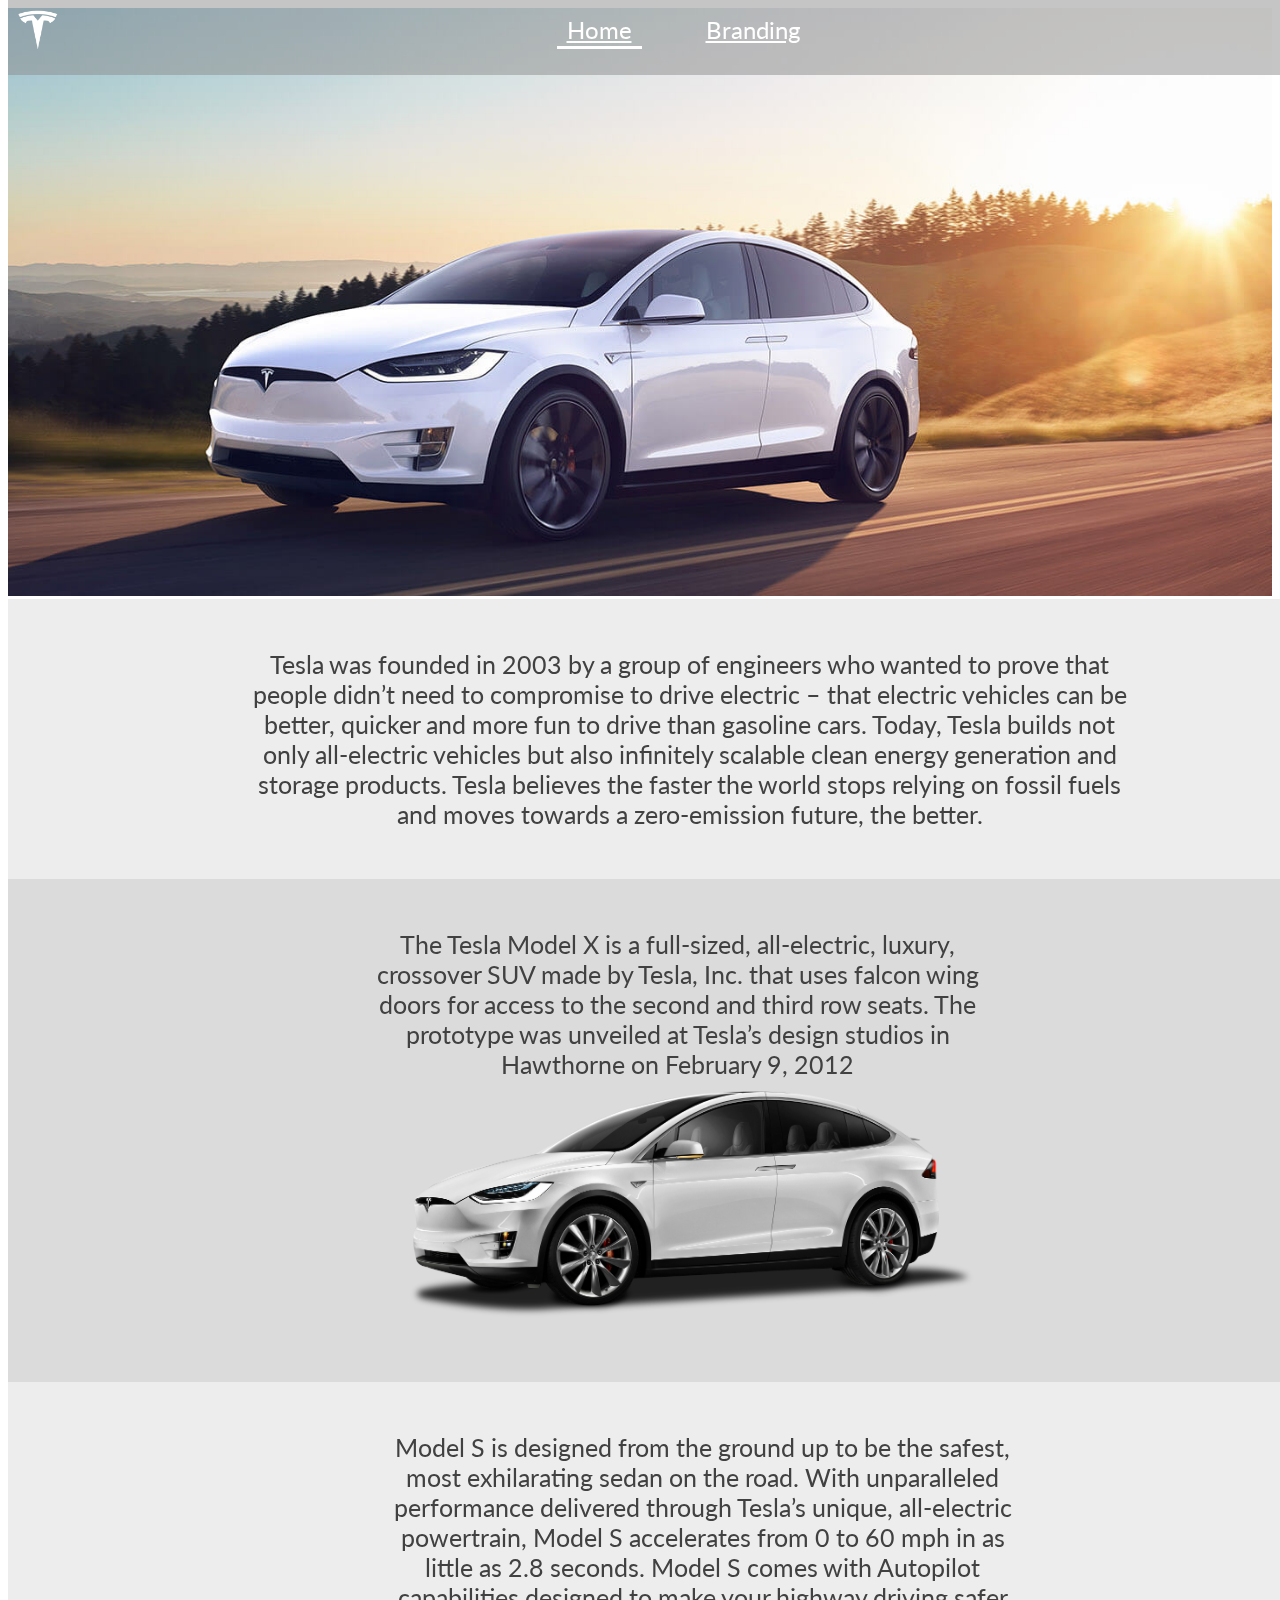
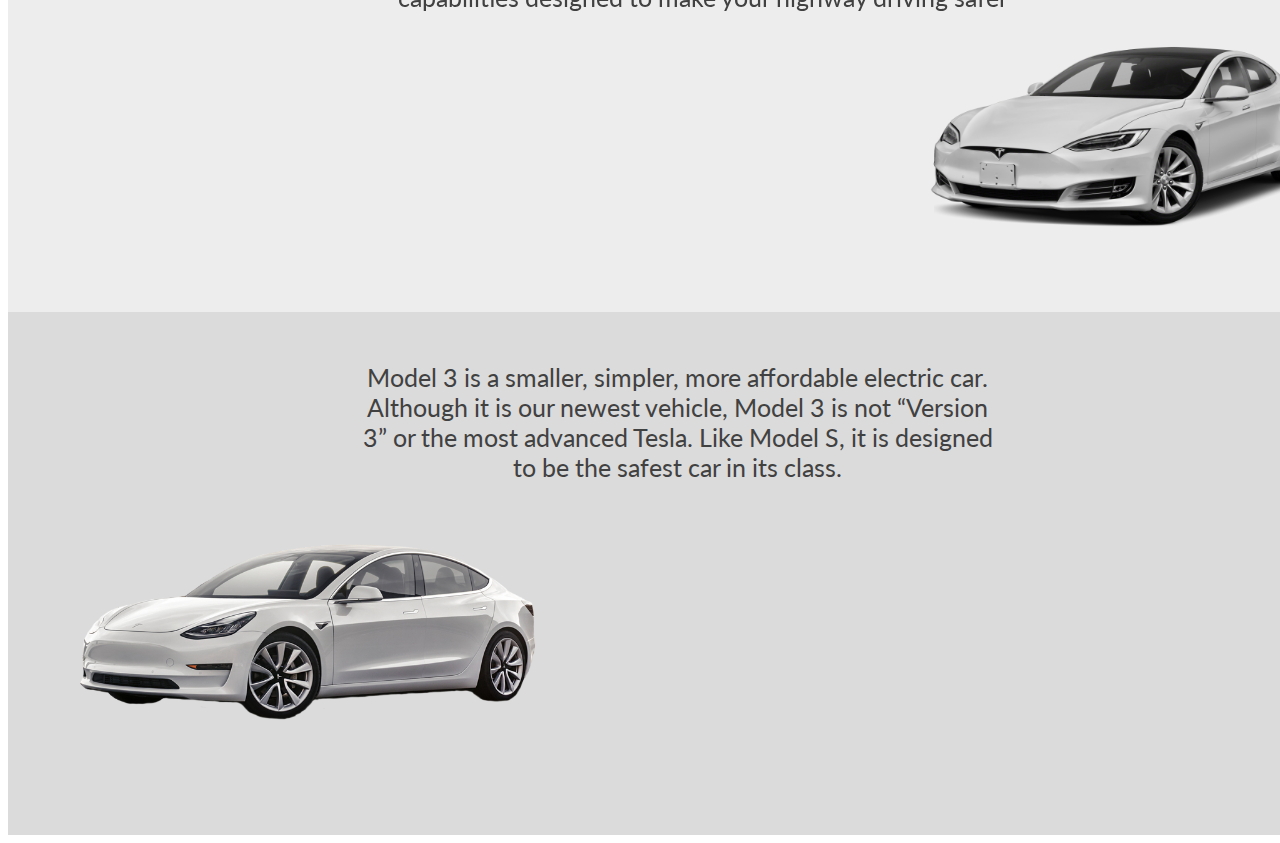
<file: index.html>
<!DOCTYPE html>
<html lang="en">

<head>
    <meta charset="UTF-8">
    <title>Tesla | Midterm</title>
    <link rel="stylesheet" href="css/min/main.css">
    <link href="https://fonts.googleapis.com/css?family=Lato:700i" rel="stylesheet">
</head>

<body>
    <div class="banner">
        <img class="home-banner" src="img/Header1.jpg">
    </div>
     <nav>
        <ul>
          <a href="index.html"><img class="logo" src="img/Logo.png" width="40px" height="40px"></a>
            <li><a class="active" href="index.html">Home</a></li>
            <li><a href="branding.html">Branding</a></li>
        </ul>
    </nav>
    <div class="box1">
        <p>Tesla was founded in 2003 by a group of engineers who wanted to prove that people didn’t need to compromise to drive electric – that electric vehicles can be better, quicker and more fun to drive than gasoline cars. Today, Tesla builds not only all-electric vehicles but also infinitely scalable clean energy generation and storage products. Tesla believes the faster the world stops relying on fossil fuels and moves towards a zero-emission future, the better.</p>
    </div>
        <div class="box2">
<p class="FirstCarText">The Tesla Model X is a full-sized, all-electric, luxury, crossover SUV made by Tesla, Inc. that uses falcon wing doors for access to the second and third row seats. The prototype was unveiled at Tesla’s design studios in Hawthorne on February 9, 2012</p>
<img class="ModelX" src="img/ModelX.png" width="600px" height="250px">
    </div>
        <div class="box3">
<p class="SecondCarText">Model S is designed from the ground up to be the safest, most exhilarating sedan on the road. With unparalleled performance delivered through Tesla’s unique, all-electric powertrain, Model S accelerates from 0 to 60 mph in as little as 2.8 seconds. Model S comes with Autopilot capabilities designed to make your highway driving safer</p>
<img class="ModelS" src="img/ModelS.png" width="400px" height="250px">
    </div>
        <div class="box4">
<p class="ThirdCarText">Model 3 is a smaller, simpler, more affordable electric car. Although it is our newest vehicle, Model 3 is not “Version 3” or the most advanced Tesla. Like Model S, it is designed to be the safest car in its class.</p>
<img class="Model3" src="img/Model3.png" width="500px" height="300px">
    </div>
</body>

</html>
</file>
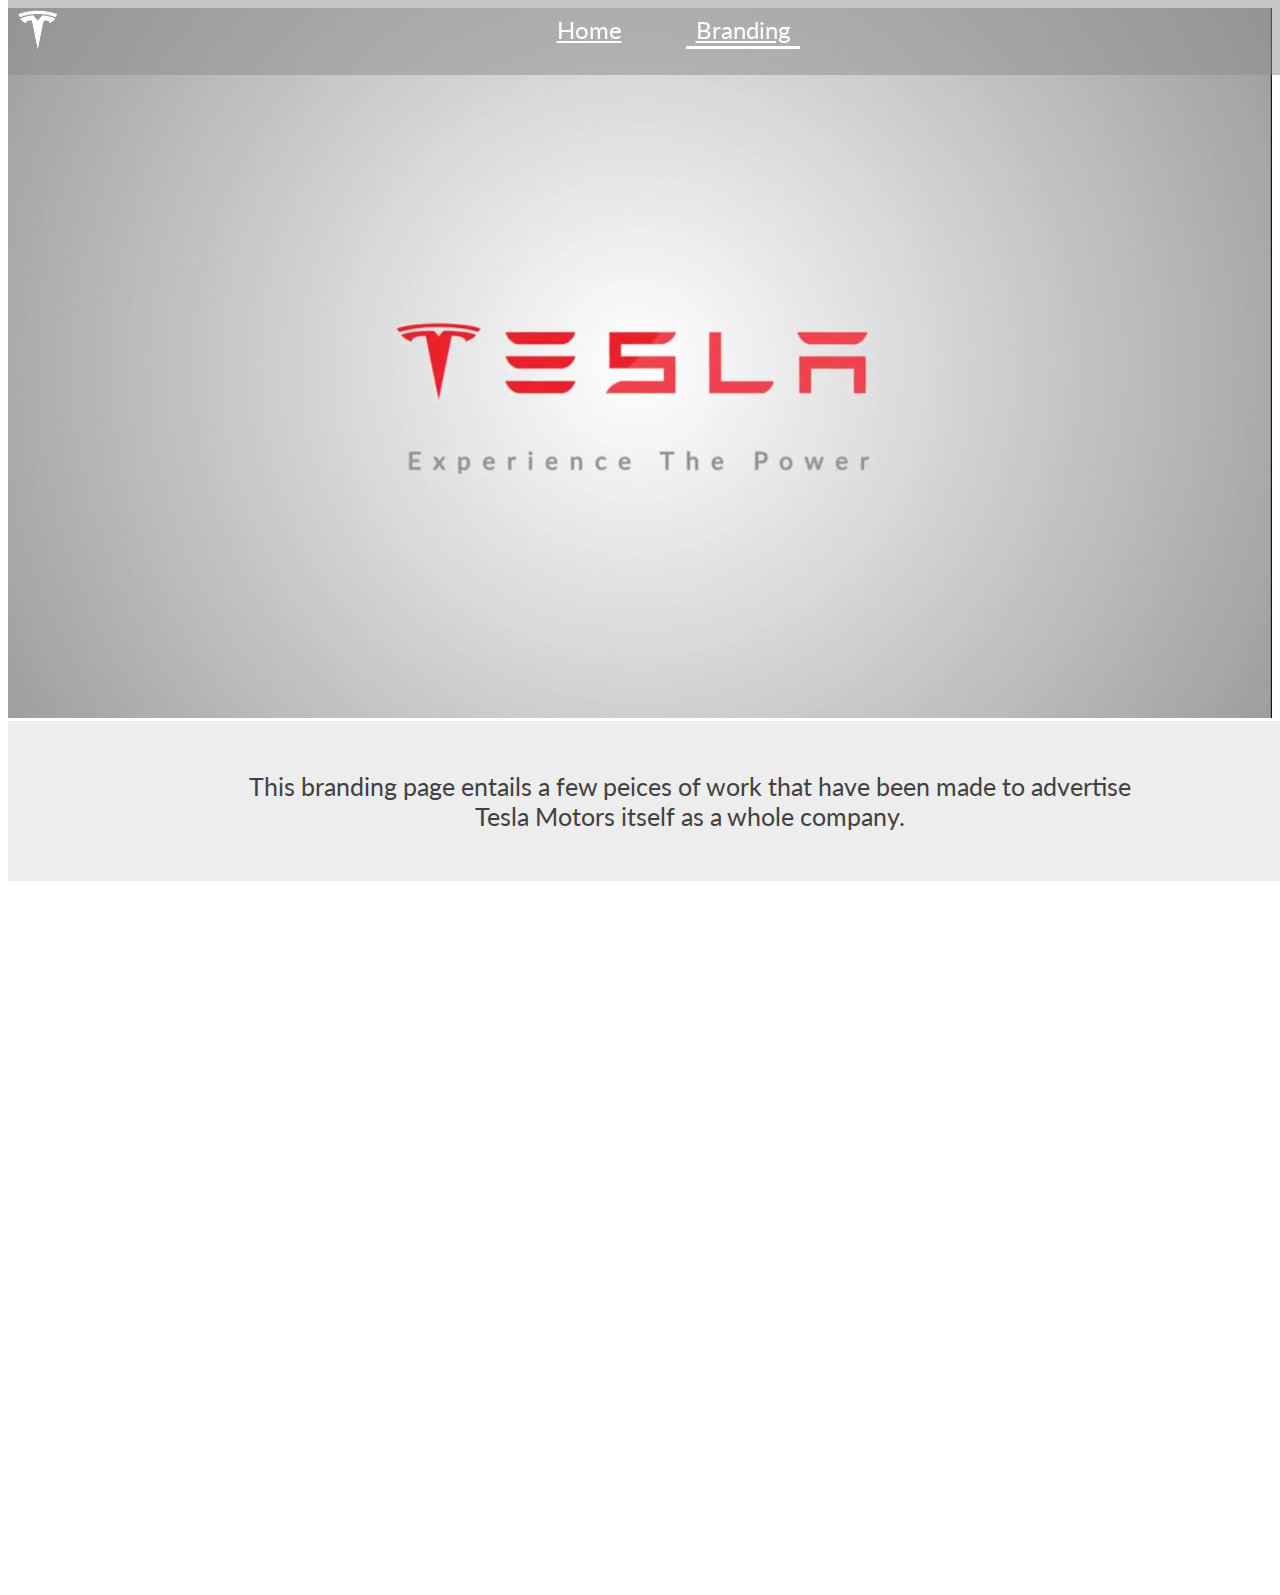
<file: branding.html>
<!DOCTYPE html>
<html lang="en">

<head>
    <meta charset="UTF-8">
    <title>Tesla | Midterm</title>
    <link rel="stylesheet" href="css/min/main.css">
    <link href="https://fonts.googleapis.com/css?family=Lato:700i" rel="stylesheet">
</head>

<body>
    <div class="banner">
        <img class="home-banner" src="img/Header2.png">
    </div>
     <nav>
        <ul>
          <a href="index.html"><img class="logo" src="img/Logo.png" width="40px" height="40px"></a>
            <li><a href="index.html">Home</a></li>
            <li><a class="active" href="branding.html">Branding</a></li>
        </ul>
    </nav>
    <div class="box1">
        <p>This branding page entails a few peices of work that have been made to advertise Tesla Motors itself as a whole company. </p>
    </div>
        <div class="video1">
<iframe width="100%" height="350px" src="https://www.youtube.com/embed/nd_WXs7VZpU" frameborder="0" gesture="media" allow="encrypted-media" allowfullscreen></iframe>
    </div>
        <div class="video2">
<iframe width="100%" height="350px" src="https://www.youtube.com/embed/bS9XMw5IFnk" frameborder="0" gesture="media" allow="encrypted-media" allowfullscreen></iframe>
    </div>
</body>

</html>
</file>
<file: css/min/main.css>
body{font-family:Lato,sans-serif}nav{text-decoration:none;background-color:#bfbfbf;text-align:center;position:fixed;top:0;width:100%;height:75px;background:hsla(0,0%,55%,.5)}nav,ul{padding:0}ul{list-style-type:none;margin:0 auto}li{display:inline-block;font-size:24px}li a{display:block;margin:0 30px;padding-top:15px;color:#fff}li a:hover{color:#d3d3d3;text-decoration:none}.active{border-bottom:3px solid #fff;padding:2px 10px}.logo{float:left;margin:10px}.box1,.home-banner{width:100%}.box1{background-color:#ededed;color:#414141;padding:50px}p{width:70%;margin:0 auto;font-size:25px;position:relative;top:0}.box2,p{text-align:center}.box2{display:table;width:100%;height:300px;background-color:#dbdbdb;padding:50px;color:#414141}.box2 span{display:table-cell}.FirstCarText{float:right;width:50%;padding-right:25px;position:relative;top:0}.box3{display:table;width:100%;height:300px;background-color:#ededed;padding:50px;color:#414141}.box3 span{display:table-cell}.SecondCarText{float:left;width:50%;padding-left:25px}.ModelS{float:right}.box4{display:table;width:100%;height:300px;background-color:#dbdbdb;padding:50px;color:#414141}.box4 span{display:table-cell}.ThirdCarText{float:right;width:50%;padding-right:25px}@media screen and (max-width:1320px){.FirstCarText,.SecondCarText,.ThirdCarText{text-align:center;float:none;margin-left:0 auto}}.video1,.video2,.video3{width:100%}
</file>
